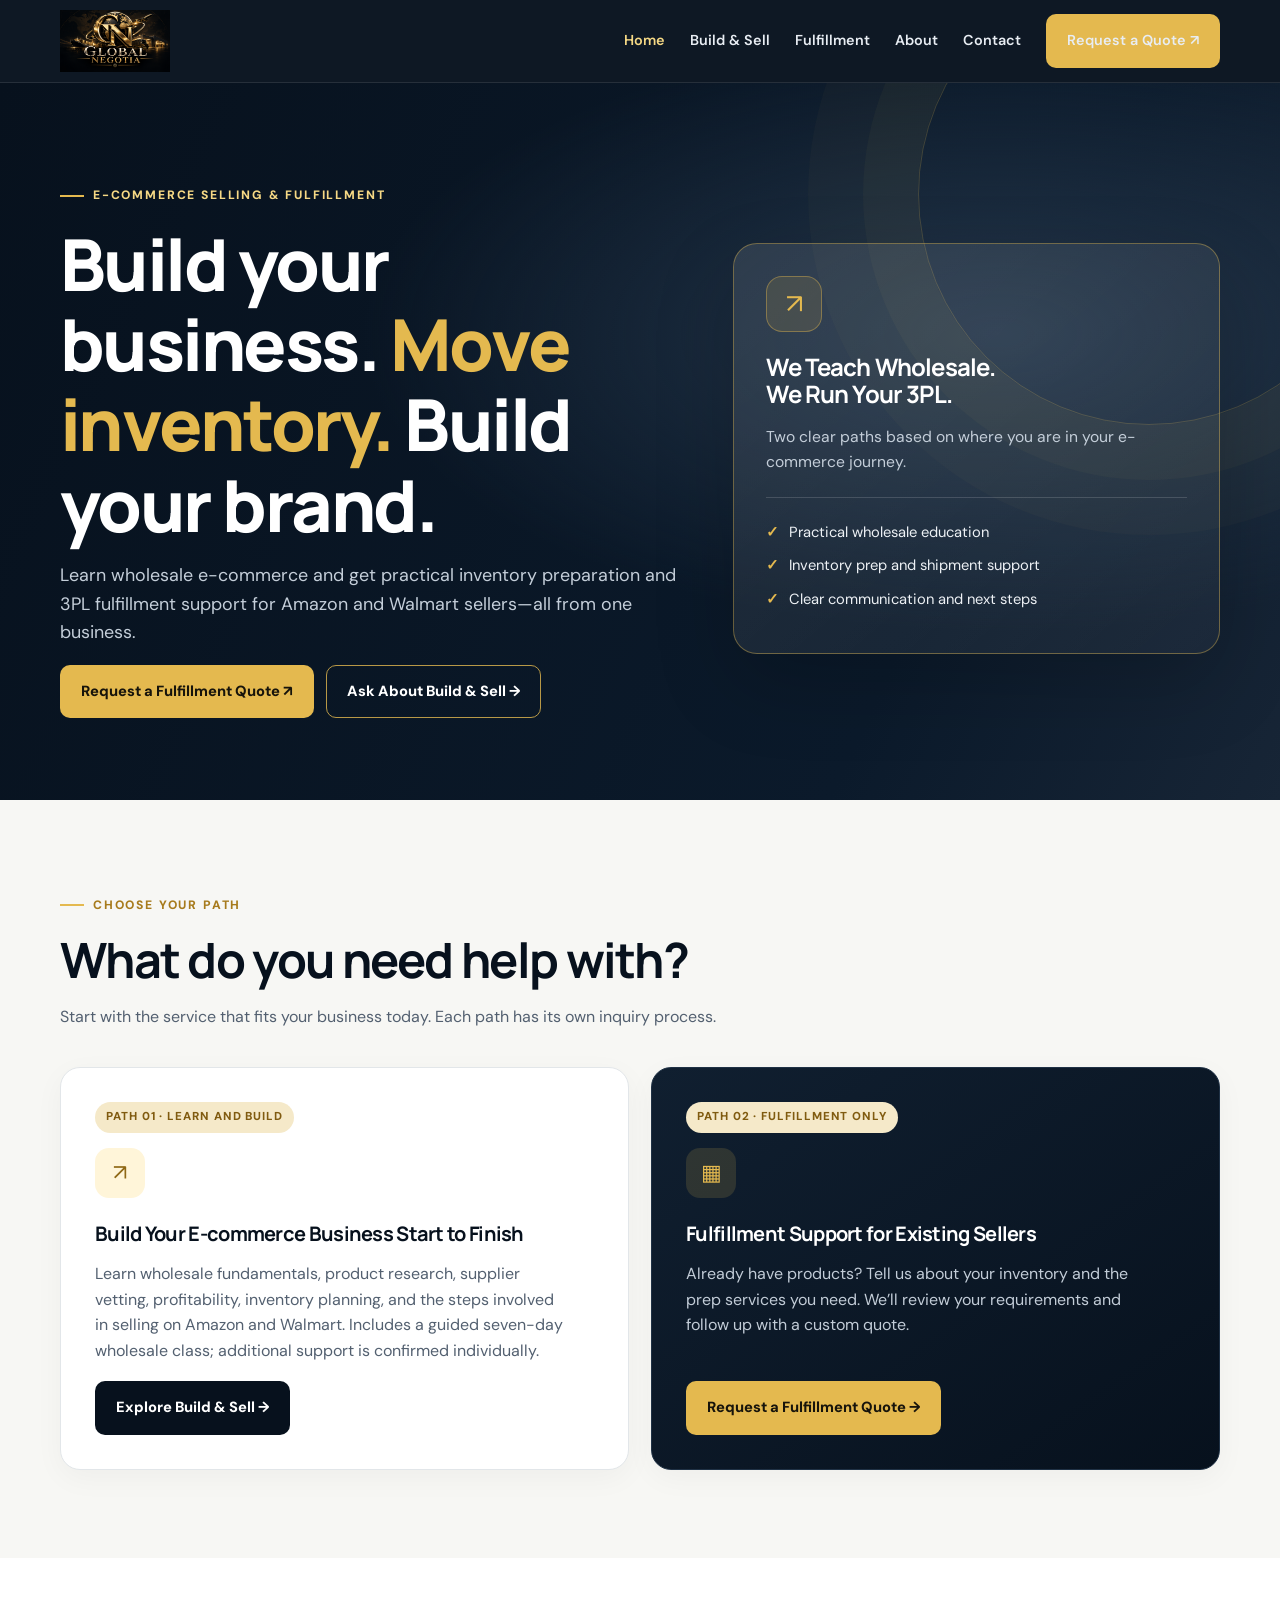
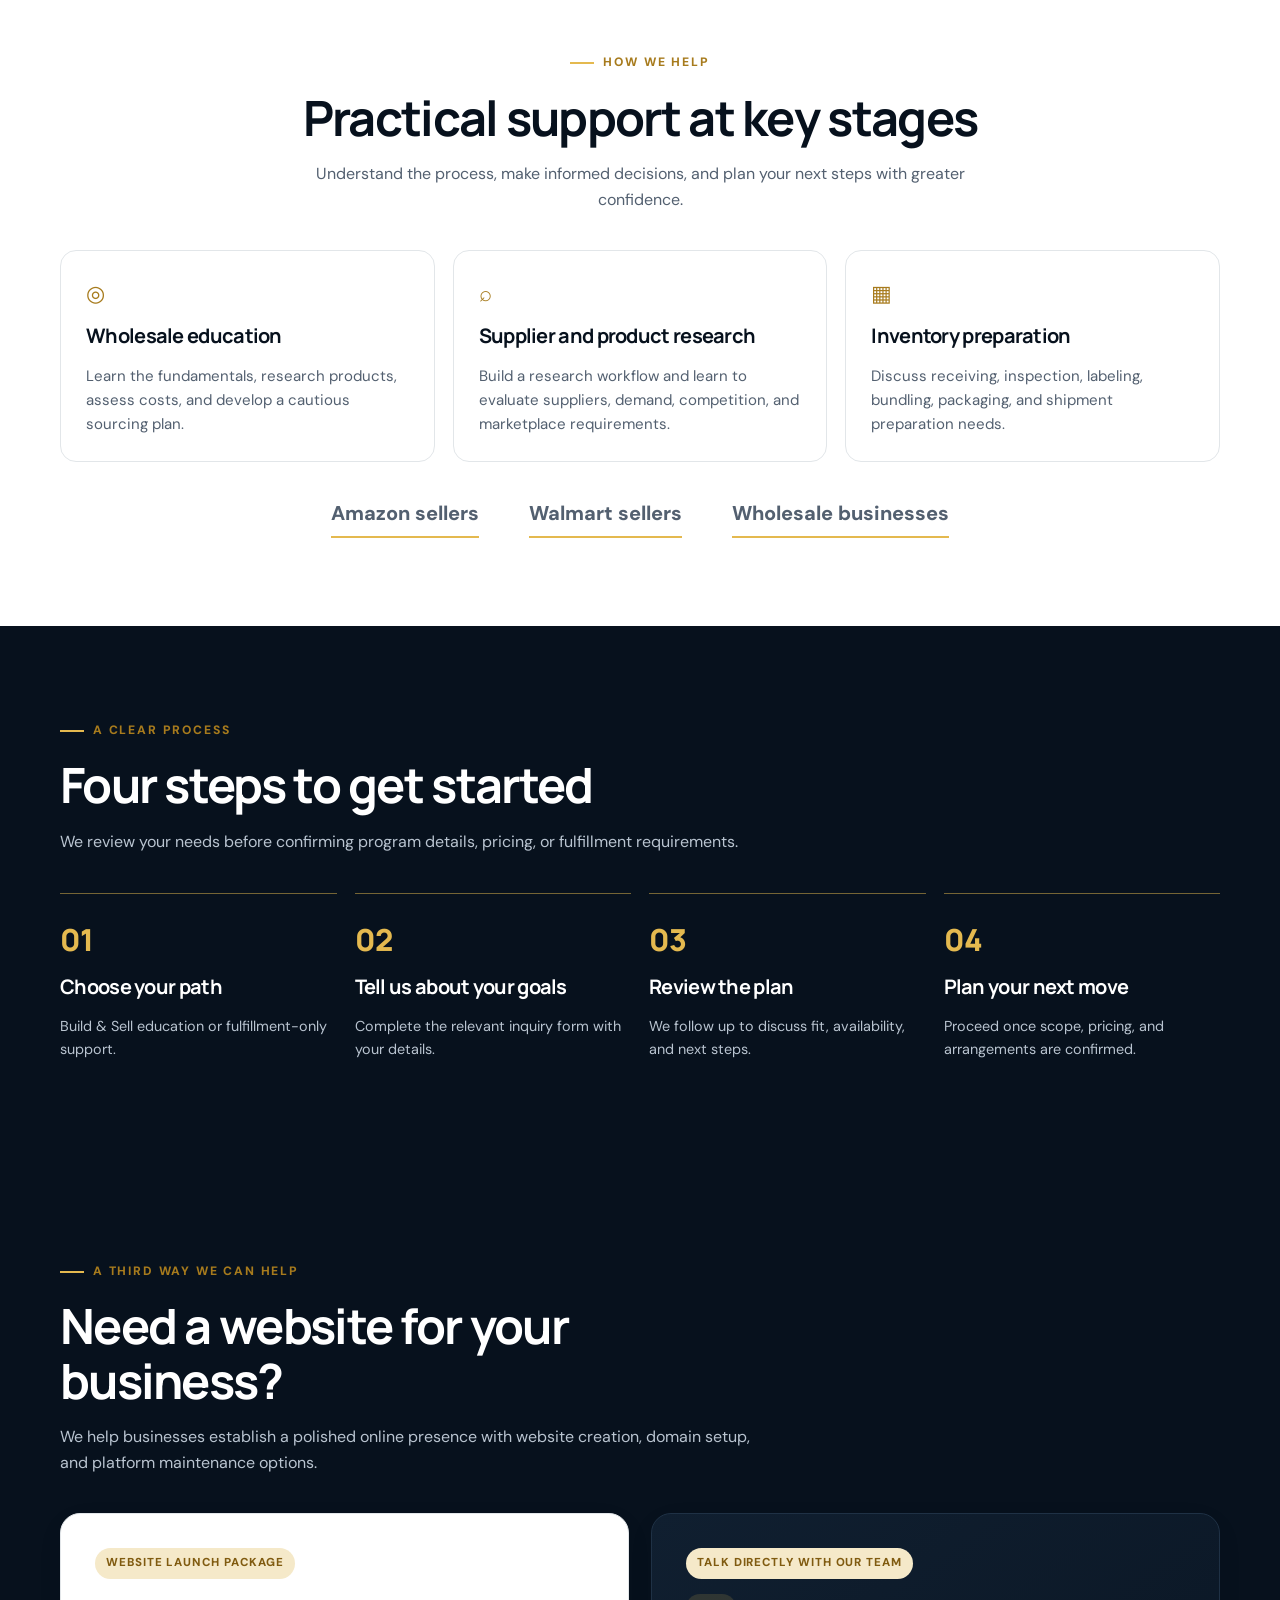
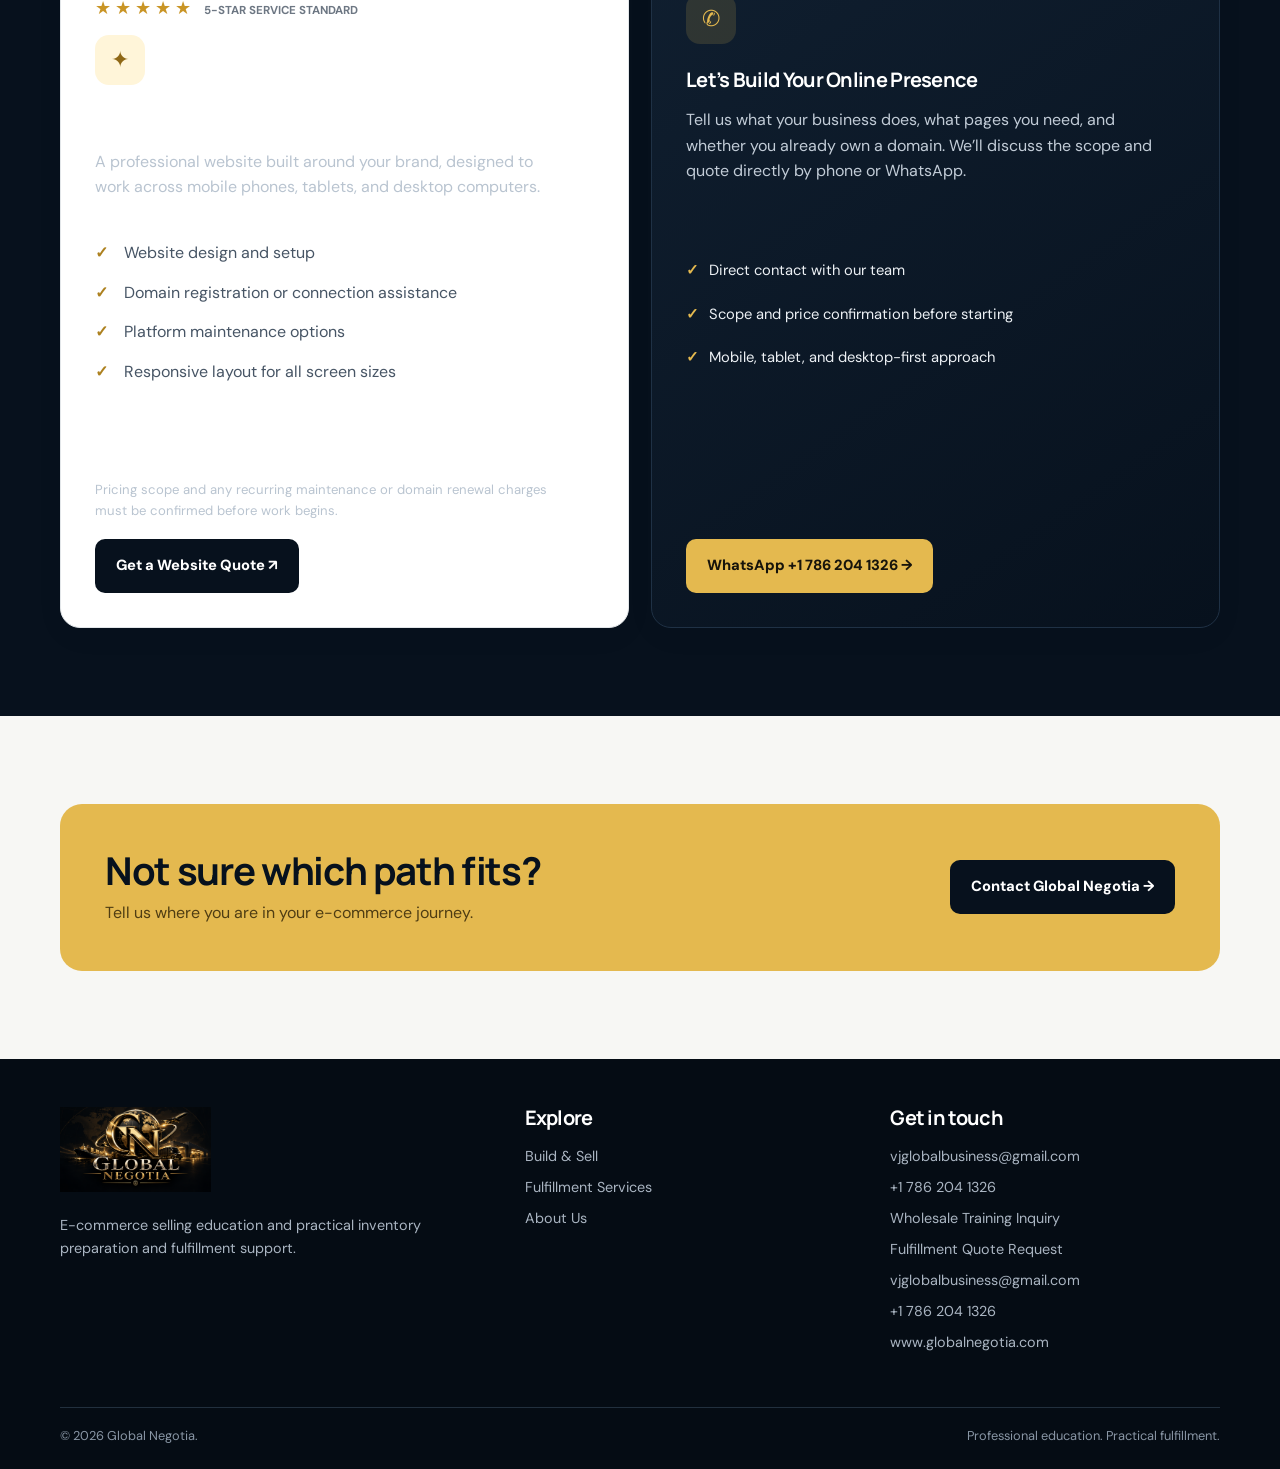
<file: index.html>
<!doctype html>
<html lang="en"><head><meta charset="utf-8"><meta name="viewport" content="width=device-width,initial-scale=1"><meta name="theme-color" content="#07111d"><meta name="description" content="Global Negotia offers wholesale e-commerce education and practical inventory preparation and 3PL fulfillment support for Amazon and Walmart sellers."><title>Global Negotia | E-commerce Selling & Fulfillment</title><link rel="icon" href="/favicon.svg" type="image/svg+xml"><link rel="stylesheet" href="/styles.css"><script defer src="/app.js"></script></head>
<body><header class="site-header"><div class="container nav"><a class="brand" href="/" aria-label="Global Negotia home"><img src="/global-negotia-logo.png" alt="Global Negotia"></a><button class="menu-toggle" aria-label="Open navigation" aria-expanded="false">☰</button><nav class="nav-links" aria-label="Main navigation"><a class="active" href="/">Home</a><a href="/build-sell.html">Build & Sell</a><a href="/fulfillment.html">Fulfillment</a><a href="/about.html">About</a><a href="/contact.html">Contact</a><a class="btn btn-gold nav-cta" href="/contact.html#fulfillment-form">Request a Quote ↗</a></nav></div></header>
<main><section class="hero"><div class="container hero-grid"><div><div class="eyebrow">E-commerce selling & fulfillment</div><h1>Build your business. <span>Move inventory.</span> Build your brand.</h1><p>Learn wholesale e-commerce and get practical inventory preparation and 3PL fulfillment support for Amazon and Walmart sellers—all from one business.</p><div class="btn-row"><a class="btn btn-gold" href="/contact.html#fulfillment-form">Request a Fulfillment Quote ↗</a><a class="btn btn-outline" href="/build-sell.html">Ask About Build & Sell →</a></div></div><aside class="promise-card"><div class="promise-icon">↗</div><h3>We Teach Wholesale.<br>We Run Your 3PL.</h3><p>Two clear paths based on where you are in your e-commerce journey.</p><div class="promise-rule"></div><div class="promise-line"><span class="check">✓</span> Practical wholesale education</div><div class="promise-line"><span class="check">✓</span> Inventory prep and shipment support</div><div class="promise-line"><span class="check">✓</span> Clear communication and next steps</div></aside></div></section>
<section class="section"><div class="container"><div class="section-heading"><div class="eyebrow">Choose your path</div><h2>What do you need help with?</h2><p>Start with the service that fits your business today. Each path has its own inquiry process.</p></div><div class="paths"><article class="path-card"><span class="tag">Path 01 · Learn and build</span><div class="card-icon">↗</div><h3>Build Your E-commerce Business Start to Finish</h3><p>Learn wholesale fundamentals, product research, supplier vetting, profitability, inventory planning, and the steps involved in selling on Amazon and Walmart. Includes a guided seven-day wholesale class; additional support is confirmed individually.</p><a class="btn btn-dark" href="/build-sell.html">Explore Build & Sell →</a></article><article class="path-card dark"><span class="tag">Path 02 · Fulfillment only</span><div class="card-icon">▦</div><h3>Fulfillment Support for Existing Sellers</h3><p>Already have products? Tell us about your inventory and the prep services you need. We’ll review your requirements and follow up with a custom quote.</p><a class="btn btn-gold" href="/contact.html#fulfillment-form">Request a Fulfillment Quote →</a></article></div></div></section>
<section class="section section-white"><div class="container"><div class="section-heading center"><div class="eyebrow">How we help</div><h2>Practical support at key stages</h2><p>Understand the process, make informed decisions, and plan your next steps with greater confidence.</p></div><div class="features"><article class="feature"><div class="mini-icon">◎</div><h3>Wholesale education</h3><p>Learn the fundamentals, research products, assess costs, and develop a cautious sourcing plan.</p></article><article class="feature"><div class="mini-icon">⌕</div><h3>Supplier and product research</h3><p>Build a research workflow and learn to evaluate suppliers, demand, competition, and marketplace requirements.</p></article><article class="feature"><div class="mini-icon">▦</div><h3>Inventory preparation</h3><p>Discuss receiving, inspection, labeling, bundling, packaging, and shipment preparation needs.</p></article></div><div class="marketplace-row"><span>Amazon sellers</span><span>Walmart sellers</span><span>Wholesale businesses</span></div></div></section>
<section class="section section-dark"><div class="container"><div class="section-heading"><div class="eyebrow">A clear process</div><h2>Four steps to get started</h2><p>We review your needs before confirming program details, pricing, or fulfillment requirements.</p></div><div class="steps"><div class="step"><h3>Choose your path</h3><p>Build & Sell education or fulfillment-only support.</p></div><div class="step"><h3>Tell us about your goals</h3><p>Complete the relevant inquiry form with your details.</p></div><div class="step"><h3>Review the plan</h3><p>We follow up to discuss fit, availability, and next steps.</p></div><div class="step"><h3>Plan your next move</h3><p>Proceed once scope, pricing, and arrangements are confirmed.</p></div></div></div></section>
<section class="section section-dark"><div class="container"><div class="section-heading"><div class="eyebrow">A third way we can help</div><h2>Need a website for your business?</h2><p>We help businesses establish a polished online presence with website creation, domain setup, and platform maintenance options.</p></div><div class="paths"><article class="path-card"><span class="tag">Website launch package</span><div aria-label="Five-star service standard" style="color:#c99526;letter-spacing:4px;font-size:1.15rem;margin-bottom:12px">★★★★★ <span style="letter-spacing:0;font-size:.72rem;color:#6d7783;font-weight:700">5-STAR SERVICE STANDARD</span></div><div class="card-icon">✦</div><h3>Website Creation</h3><p>A professional website built around your brand, designed to work across mobile phones, tablets, and desktop computers.</p><ul class="list-check"><li>Website design and setup</li><li>Domain registration or connection assistance</li><li>Platform maintenance options</li><li>Responsive layout for all screen sizes</li></ul><div style="font-size:1.45rem;font-weight:800;margin:6px 0 16px">$285 + $70</div><p class="small-print">Pricing scope and any recurring maintenance or domain renewal charges must be confirmed before work begins.</p><a class="btn btn-dark" href="https://wa.me/17862041326?text=Hi%20Global%20Negotia%2C%20I%27m%20interested%20in%20the%20website%20creation%20package%20priced%20at%20%24285%20%2B%20%2470." target="_blank" rel="noopener">Get a Website Quote ↗</a></article><article class="path-card dark"><span class="tag">Talk directly with our team</span><div class="card-icon">✆</div><h3>Let’s Build Your Online Presence</h3><p>Tell us what your business does, what pages you need, and whether you already own a domain. We’ll discuss the scope and quote directly by phone or WhatsApp.</p><div class="promise-rule"></div><div class="promise-line"><span class="check">✓</span> Direct contact with our team</div><div class="promise-line"><span class="check">✓</span> Scope and price confirmation before starting</div><div class="promise-line"><span class="check">✓</span> Mobile, tablet, and desktop-first approach</div><a class="btn btn-gold" href="https://wa.me/17862041326?text=Hi%20Global%20Negotia%2C%20I%27d%20like%20to%20request%20a%20website%20creation%20quote." target="_blank" rel="noopener">WhatsApp +1 786 204 1326 →</a></article></div></div></section><section class="section"><div class="container"><div class="cta-band"><div><h2>Not sure which path fits?</h2><p>Tell us where you are in your e-commerce journey.</p></div><a class="btn btn-dark" href="/contact.html">Contact Global Negotia →</a></div></div></section></main>
<footer class="site-footer"><div class="container"><div class="footer-grid"><div><img class="footer-logo" src="/global-negotia-logo.png" alt="Global Negotia"><p>E-commerce selling education and practical inventory preparation and fulfillment support.</p></div><div><h3>Explore</h3><a href="/build-sell.html">Build & Sell</a><a href="/fulfillment.html">Fulfillment Services</a><a href="/about.html">About Us</a></div><div><h3>Get in touch</h3><a href="mailto:vjglobalbusiness@gmail.com">vjglobalbusiness@gmail.com</a><a href="tel:+17862041326">+1 786 204 1326</a><a href="/contact.html#training-form">Wholesale Training Inquiry</a><a href="/contact.html#fulfillment-form">Fulfillment Quote Request</a><p class="small-print"><a href="mailto:vjglobalbusiness@gmail.com">vjglobalbusiness@gmail.com</a><a href="tel:+17862041326">+1 786 204 1326</a><a href="https://www.globalnegotia.com">www.globalnegotia.com</a></p></div></div><div class="footer-bottom"><span>© <span data-year>2026</span> Global Negotia.</span><span>Professional education. Practical fulfillment.</span></div></div></footer><script>document.querySelectorAll('[data-year]').forEach(e=>e.textContent=new Date().getFullYear())</script></body></html>
</file>
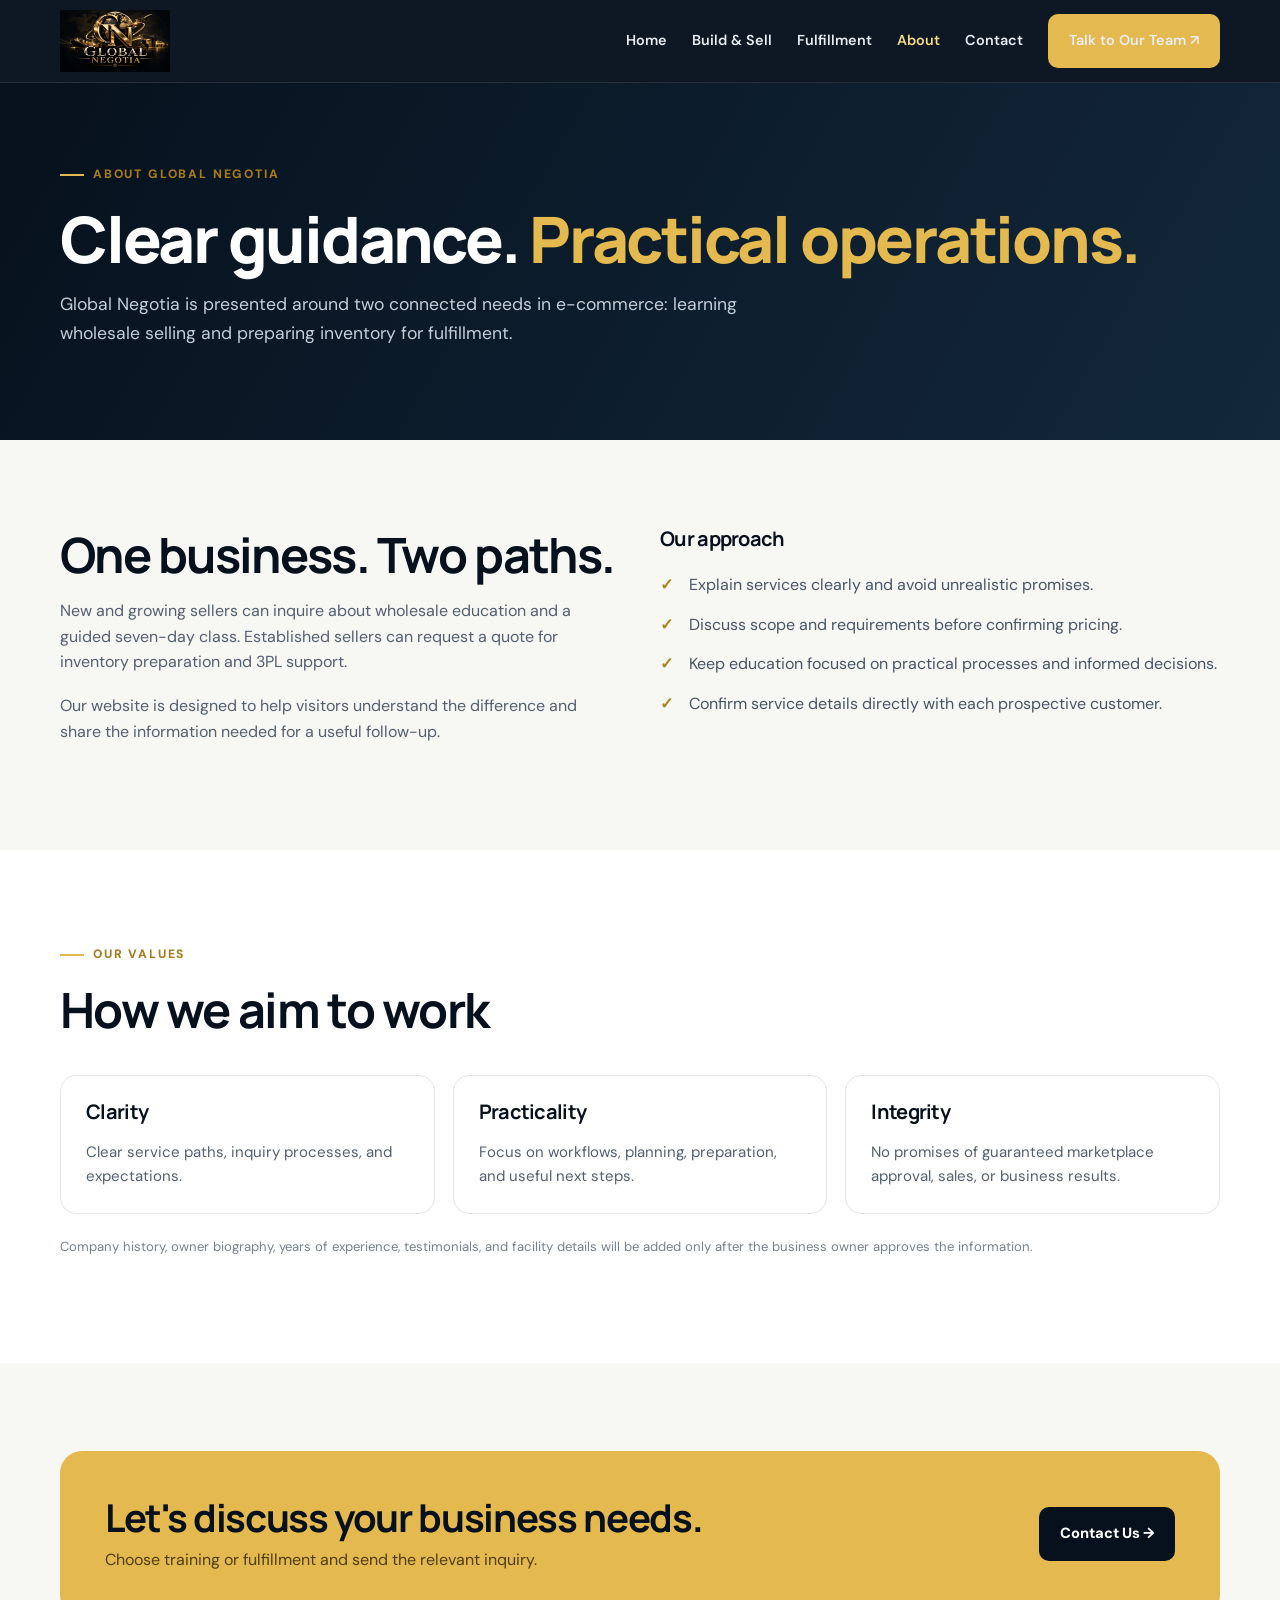
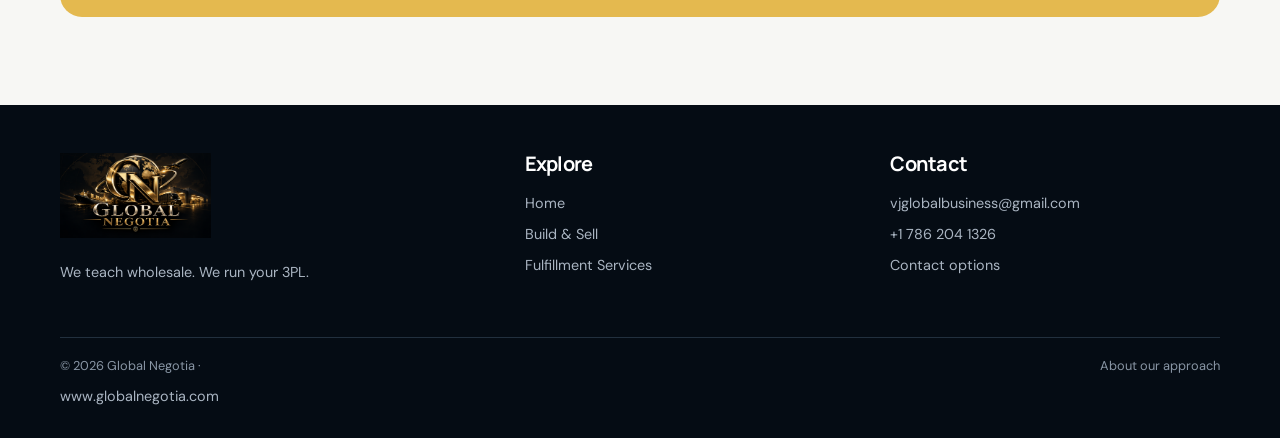
<file: about.html>
<!doctype html><html lang="en"><head><meta charset="utf-8"><meta name="viewport" content="width=device-width,initial-scale=1"><meta name="description" content="Learn about Global Negotia and its approach to wholesale e-commerce education and fulfillment support."><title>About | Global Negotia</title><link rel="icon" href="/favicon.svg" type="image/svg+xml"><link rel="stylesheet" href="/styles.css"><script defer src="/app.js"></script></head><body><header class="site-header"><div class="container nav"><a class="brand" href="/"><img src="/global-negotia-logo.png" alt="Global Negotia"></a><button class="menu-toggle" aria-label="Open navigation" aria-expanded="false">☰</button><nav class="nav-links"><a href="/">Home</a><a href="/build-sell.html">Build & Sell</a><a href="/fulfillment.html">Fulfillment</a><a class="active" href="/about.html">About</a><a href="/contact.html">Contact</a><a class="btn btn-gold nav-cta" href="/contact.html">Talk to Our Team ↗</a></nav></div></header><main><section class="page-hero"><div class="container"><div class="eyebrow">About Global Negotia</div><h1>Clear guidance. <span style="color:var(--gold)">Practical operations.</span></h1><p>Global Negotia is presented around two connected needs in e-commerce: learning wholesale selling and preparing inventory for fulfillment.</p></div></section><section class="section"><div class="container content-grid"><div><h2>One business. Two paths.</h2><p>New and growing sellers can inquire about wholesale education and a guided seven-day class. Established sellers can request a quote for inventory preparation and 3PL support.</p><p>Our website is designed to help visitors understand the difference and share the information needed for a useful follow-up.</p></div><div><h3>Our approach</h3><ul class="list-check"><li>Explain services clearly and avoid unrealistic promises.</li><li>Discuss scope and requirements before confirming pricing.</li><li>Keep education focused on practical processes and informed decisions.</li><li>Confirm service details directly with each prospective customer.</li></ul></div></div></section><section class="section section-white"><div class="container"><div class="section-heading"><div class="eyebrow">Our values</div><h2>How we aim to work</h2></div><div class="about-values"><article class="value-card"><h3>Clarity</h3><p>Clear service paths, inquiry processes, and expectations.</p></article><article class="value-card"><h3>Practicality</h3><p>Focus on workflows, planning, preparation, and useful next steps.</p></article><article class="value-card"><h3>Integrity</h3><p>No promises of guaranteed marketplace approval, sales, or business results.</p></article></div><p class="small-print" style="margin-top:22px">Company history, owner biography, years of experience, testimonials, and facility details will be added only after the business owner approves the information.</p></div></section><section class="section"><div class="container"><div class="cta-band"><div><h2>Let's discuss your business needs.</h2><p>Choose training or fulfillment and send the relevant inquiry.</p></div><a class="btn btn-dark" href="/contact.html">Contact Us →</a></div></div></section></main><footer class="site-footer"><div class="container"><div class="footer-grid"><div><img class="footer-logo" src="/global-negotia-logo.png" alt="Global Negotia"><p>We teach wholesale. We run your 3PL.</p></div><div><h3>Explore</h3><a href="/">Home</a><a href="/build-sell.html">Build & Sell</a><a href="/fulfillment.html">Fulfillment Services</a></div><div><h3>Contact</h3><a href="mailto:vjglobalbusiness@gmail.com">vjglobalbusiness@gmail.com</a><a href="tel:+17862041326">+1 786 204 1326</a><a href="/contact.html">Contact options</a></div></div><div class="footer-bottom"><span>© <span data-year>2026</span> Global Negotia · <a href="https://www.globalnegotia.com">www.globalnegotia.com</a></span><span>About our approach</span></div></div></footer></body></html>
</file>
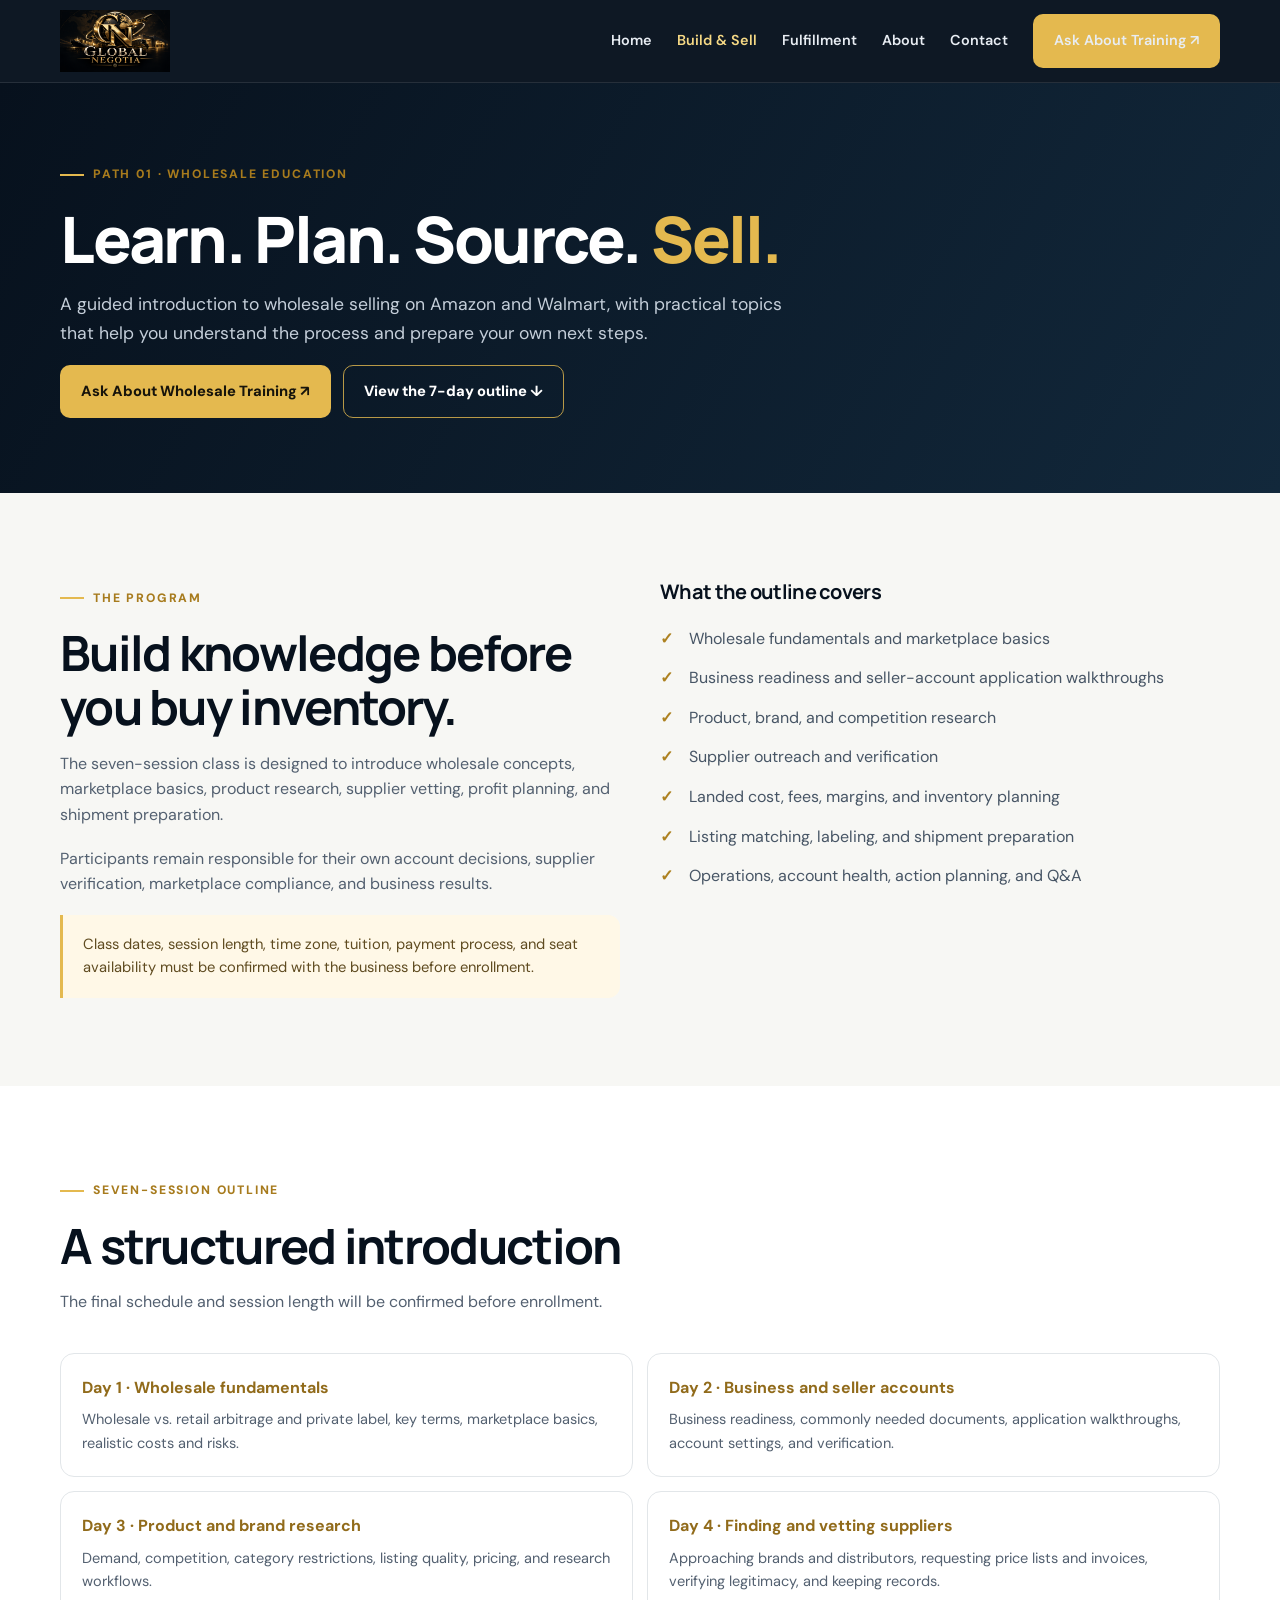
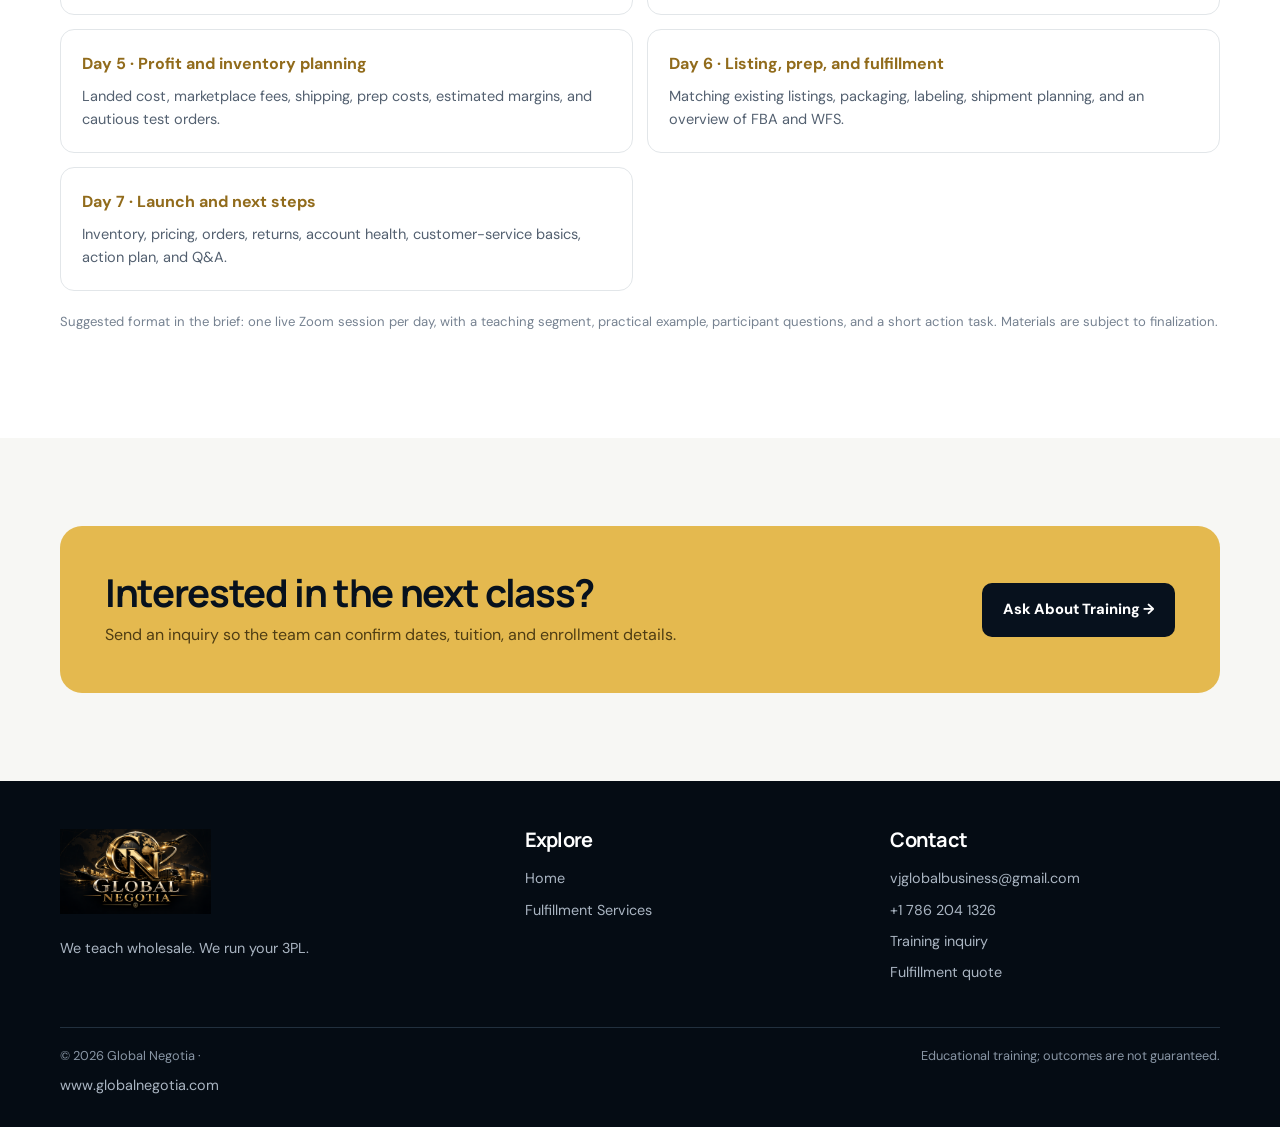
<file: build-sell.html>
<!doctype html><html lang="en"><head><meta charset="utf-8"><meta name="viewport" content="width=device-width,initial-scale=1"><meta name="description" content="Explore Global Negotia's guided seven-day wholesale education program for Amazon and Walmart sellers."><title>Build & Sell | Global Negotia</title><link rel="icon" href="/favicon.svg" type="image/svg+xml"><link rel="stylesheet" href="/styles.css"><script defer src="/app.js"></script></head><body><header class="site-header"><div class="container nav"><a class="brand" href="/"><img src="/global-negotia-logo.png" alt="Global Negotia"></a><button class="menu-toggle" aria-label="Open navigation" aria-expanded="false">☰</button><nav class="nav-links"><a href="/">Home</a><a class="active" href="/build-sell.html">Build & Sell</a><a href="/fulfillment.html">Fulfillment</a><a href="/about.html">About</a><a href="/contact.html">Contact</a><a class="btn btn-gold nav-cta" href="/contact.html#training-form">Ask About Training ↗</a></nav></div></header><main><section class="page-hero"><div class="container"><div class="eyebrow">Path 01 · Wholesale education</div><h1>Learn. Plan. Source. <span style="color:var(--gold)">Sell.</span></h1><p>A guided introduction to wholesale selling on Amazon and Walmart, with practical topics that help you understand the process and prepare your own next steps.</p><div class="btn-row"><a class="btn btn-gold" href="/contact.html#training-form">Ask About Wholesale Training ↗</a><a class="btn btn-outline" href="#curriculum">View the 7-day outline ↓</a></div></div></section><section class="section"><div class="container content-grid"><div><div class="eyebrow">The program</div><h2>Build knowledge before you buy inventory.</h2><p>The seven-session class is designed to introduce wholesale concepts, marketplace basics, product research, supplier vetting, profit planning, and shipment preparation.</p><p>Participants remain responsible for their own account decisions, supplier verification, marketplace compliance, and business results.</p><div class="notice">Class dates, session length, time zone, tuition, payment process, and seat availability must be confirmed with the business before enrollment.</div></div><div><h3>What the outline covers</h3><ul class="list-check"><li>Wholesale fundamentals and marketplace basics</li><li>Business readiness and seller-account application walkthroughs</li><li>Product, brand, and competition research</li><li>Supplier outreach and verification</li><li>Landed cost, fees, margins, and inventory planning</li><li>Listing matching, labeling, and shipment preparation</li><li>Operations, account health, action planning, and Q&A</li></ul></div></div></section><section id="curriculum" class="section section-white"><div class="container"><div class="section-heading"><div class="eyebrow">Seven-session outline</div><h2>A structured introduction</h2><p>The final schedule and session length will be confirmed before enrollment.</p></div><div class="day-list"><article class="day"><strong>Day 1 · Wholesale fundamentals</strong><p>Wholesale vs. retail arbitrage and private label, key terms, marketplace basics, realistic costs and risks.</p></article><article class="day"><strong>Day 2 · Business and seller accounts</strong><p>Business readiness, commonly needed documents, application walkthroughs, account settings, and verification.</p></article><article class="day"><strong>Day 3 · Product and brand research</strong><p>Demand, competition, category restrictions, listing quality, pricing, and research workflows.</p></article><article class="day"><strong>Day 4 · Finding and vetting suppliers</strong><p>Approaching brands and distributors, requesting price lists and invoices, verifying legitimacy, and keeping records.</p></article><article class="day"><strong>Day 5 · Profit and inventory planning</strong><p>Landed cost, marketplace fees, shipping, prep costs, estimated margins, and cautious test orders.</p></article><article class="day"><strong>Day 6 · Listing, prep, and fulfillment</strong><p>Matching existing listings, packaging, labeling, shipment planning, and an overview of FBA and WFS.</p></article><article class="day"><strong>Day 7 · Launch and next steps</strong><p>Inventory, pricing, orders, returns, account health, customer-service basics, action plan, and Q&A.</p></article></div><p class="small-print" style="margin-top:20px">Suggested format in the brief: one live Zoom session per day, with a teaching segment, practical example, participant questions, and a short action task. Materials are subject to finalization.</p></div></section><section class="section"><div class="container"><div class="cta-band"><div><h2>Interested in the next class?</h2><p>Send an inquiry so the team can confirm dates, tuition, and enrollment details.</p></div><a class="btn btn-dark" href="/contact.html#training-form">Ask About Training →</a></div></div></section></main><footer class="site-footer"><div class="container"><div class="footer-grid"><div><img class="footer-logo" src="/global-negotia-logo.png" alt="Global Negotia"><p>We teach wholesale. We run your 3PL.</p></div><div><h3>Explore</h3><a href="/">Home</a><a href="/fulfillment.html">Fulfillment Services</a></div><div><h3>Contact</h3><a href="mailto:vjglobalbusiness@gmail.com">vjglobalbusiness@gmail.com</a><a href="tel:+17862041326">+1 786 204 1326</a><a href="/contact.html#training-form">Training inquiry</a><a href="/contact.html#fulfillment-form">Fulfillment quote</a></div></div><div class="footer-bottom"><span>© <span data-year>2026</span> Global Negotia · <a href="https://www.globalnegotia.com">www.globalnegotia.com</a></span><span>Educational training; outcomes are not guaranteed.</span></div></div></footer></body></html>
</file>
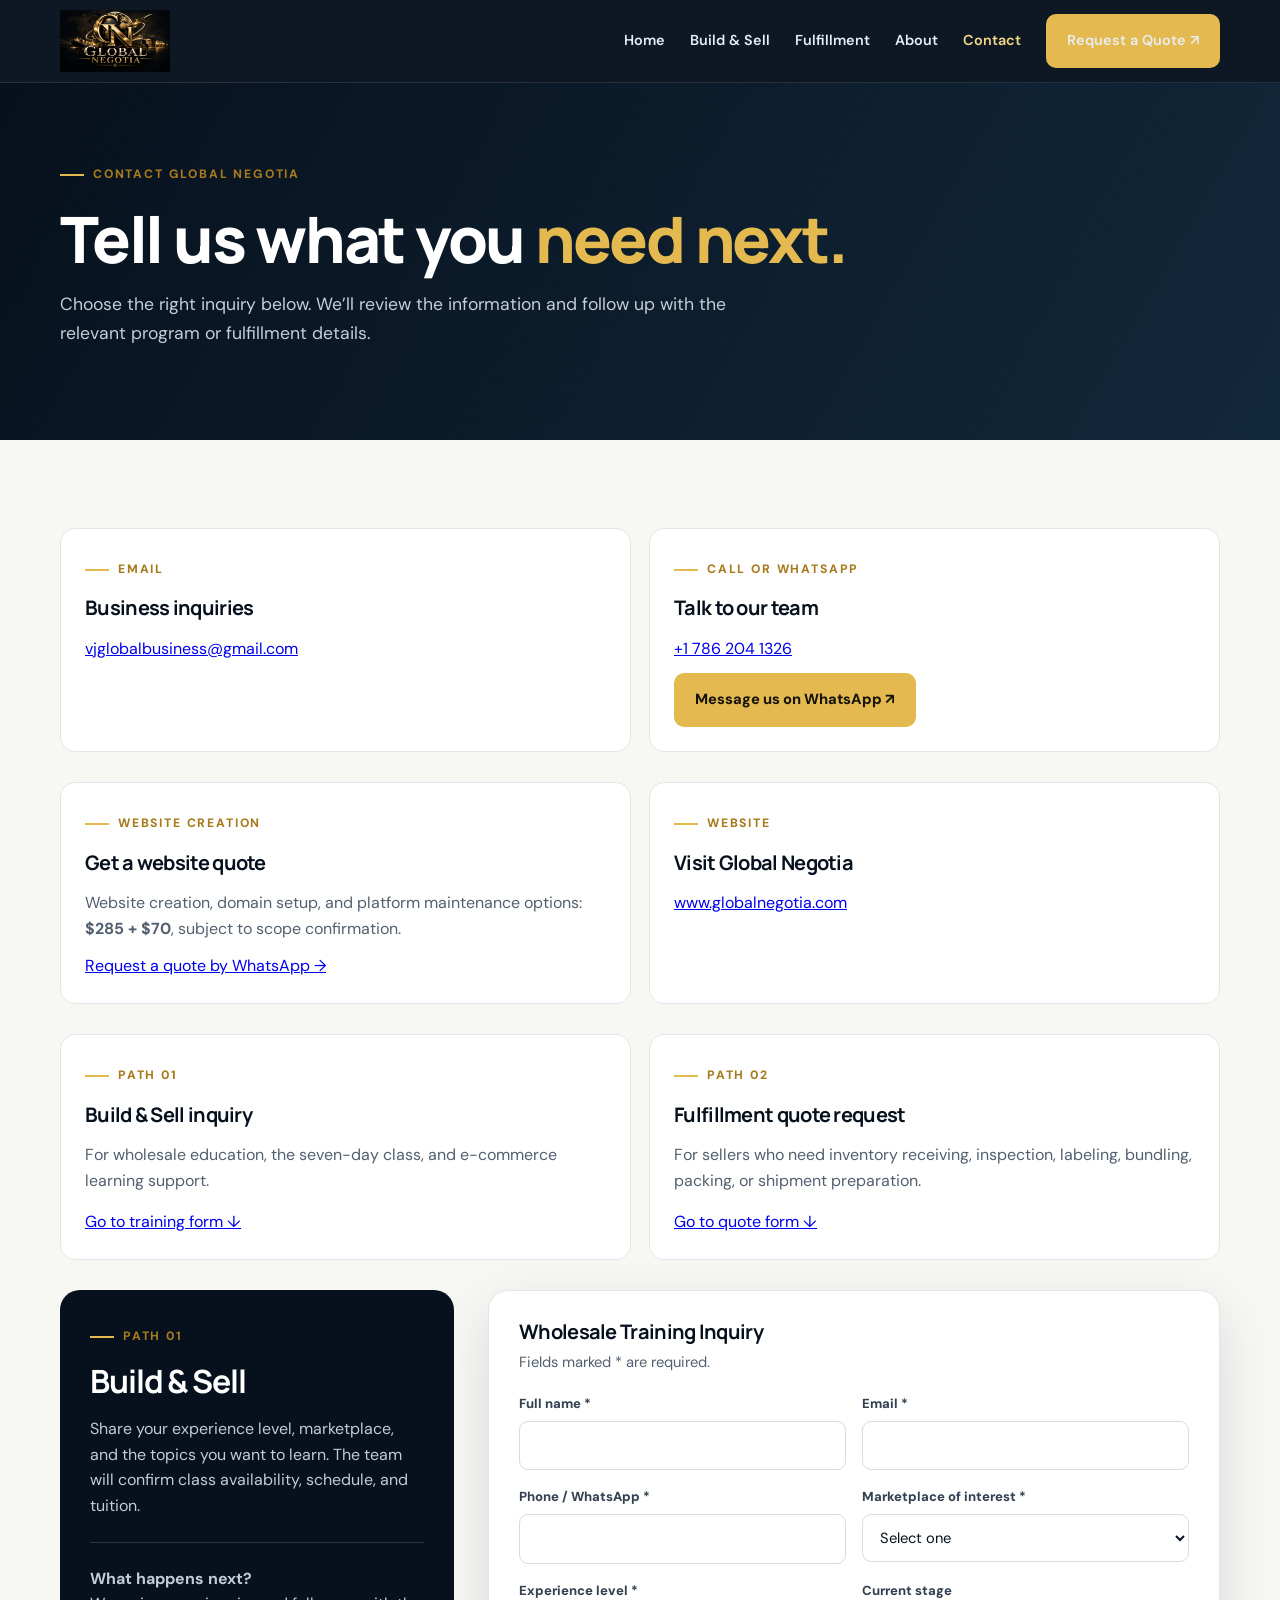
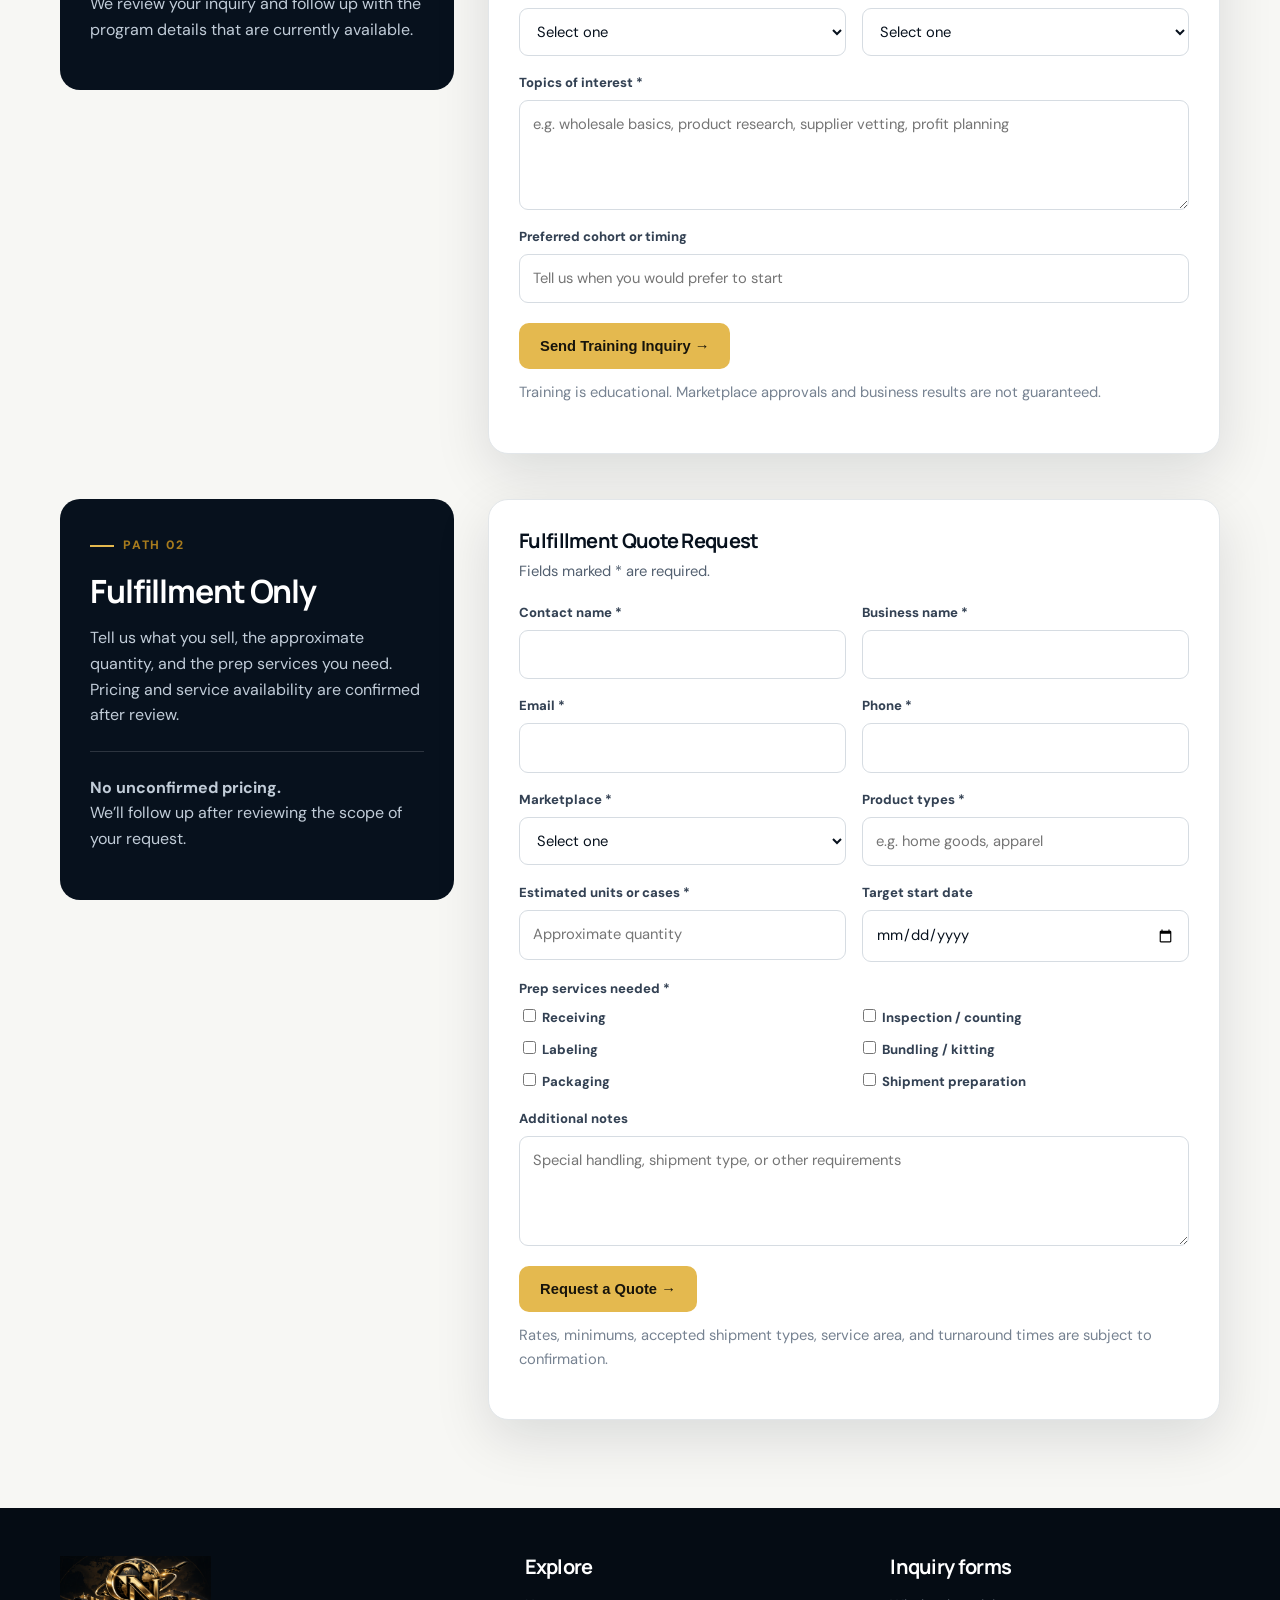
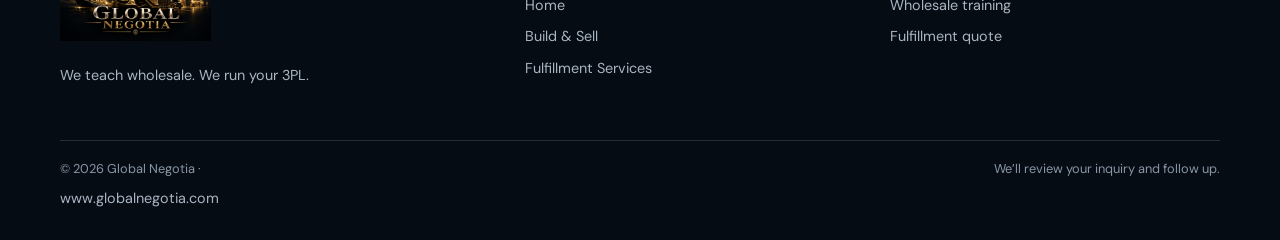
<file: contact.html>
<!doctype html><html lang="en"><head><meta charset="utf-8"><meta name="viewport" content="width=device-width,initial-scale=1"><meta name="description" content="Contact Global Negotia about wholesale training or a fulfillment quote."><title>Contact | Global Negotia</title><link rel="icon" href="/favicon.svg" type="image/svg+xml"><link rel="stylesheet" href="/styles.css"><script defer src="/app.js"></script></head><body><header class="site-header"><div class="container nav"><a class="brand" href="/"><img src="/global-negotia-logo.png" alt="Global Negotia"></a><button class="menu-toggle" aria-label="Open navigation" aria-expanded="false">☰</button><nav class="nav-links"><a href="/">Home</a><a href="/build-sell.html">Build & Sell</a><a href="/fulfillment.html">Fulfillment</a><a href="/about.html">About</a><a class="active" href="/contact.html">Contact</a><a class="btn btn-gold nav-cta" href="#fulfillment-form">Request a Quote ↗</a></nav></div></header><main><section class="page-hero"><div class="container"><div class="eyebrow">Contact Global Negotia</div><h1>Tell us what you <span style="color:var(--gold)">need next.</span></h1><p>Choose the right inquiry below. We’ll review the information and follow up with the relevant program or fulfillment details.</p></div></section><section class="section"><div class="container"><div class="contact-cards"><article class="contact-card"><div class="eyebrow">Email</div><h3>Business inquiries</h3><p><a href="mailto:vjglobalbusiness@gmail.com">vjglobalbusiness@gmail.com</a></p></article><article class="contact-card"><div class="eyebrow">Call or WhatsApp</div><h3>Talk to our team</h3><p><a href="tel:+17862041326">+1 786 204 1326</a></p><p style="margin-top:12px"><a class="btn btn-gold" href="https://wa.me/17862041326" target="_blank" rel="noopener">Message us on WhatsApp ↗</a></p></article></div><div class="contact-cards"><article class="contact-card"><div class="eyebrow">Website creation</div><h3>Get a website quote</h3><p>Website creation, domain setup, and platform maintenance options: <strong>$285 + $70</strong>, subject to scope confirmation.</p><p style="margin-top:12px"><a href="https://wa.me/17862041326?text=Hi%20Global%20Negotia%2C%20I%27d%20like%20a%20website%20creation%20quote." target="_blank" rel="noopener">Request a quote by WhatsApp →</a></p></article><article class="contact-card"><div class="eyebrow">Website</div><h3>Visit Global Negotia</h3><p><a href="https://www.globalnegotia.com">www.globalnegotia.com</a></p></article></div><div class="contact-cards"><article class="contact-card"><div class="eyebrow">Path 01</div><h3>Build & Sell inquiry</h3><p>For wholesale education, the seven-day class, and e-commerce learning support.</p><p style="margin-top:16px"><a href="#training-form">Go to training form ↓</a></p></article><article class="contact-card"><div class="eyebrow">Path 02</div><h3>Fulfillment quote request</h3><p>For sellers who need inventory receiving, inspection, labeling, bundling, packing, or shipment preparation.</p><p style="margin-top:16px"><a href="#fulfillment-form">Go to quote form ↓</a></p></article></div><div class="form-wrap" id="training-form"><aside class="form-intro"><div class="eyebrow">Path 01</div><h2 style="font-size:2rem">Build & Sell</h2><p>Share your experience level, marketplace, and the topics you want to learn. The team will confirm class availability, schedule, and tuition.</p><div class="promise-rule"></div><p><strong>What happens next?</strong><br>We review your inquiry and follow up with the program details that are currently available.</p></aside><form class="form-card" data-inquiry-form><h3>Wholesale Training Inquiry</h3><p>Fields marked * are required.</p><input type="hidden" name="formType" value="training"><label class="hp">Leave this field empty<input name="website" tabindex="-1" autocomplete="off"></label><div class="form-grid"><div class="field"><label for="t-name">Full name *</label><input id="t-name" name="name" required autocomplete="name"></div><div class="field"><label for="t-email">Email *</label><input id="t-email" type="email" name="email" required autocomplete="email"></div><div class="field"><label for="t-phone">Phone / WhatsApp *</label><input id="t-phone" name="phone" required autocomplete="tel"></div><div class="field"><label for="t-market">Marketplace of interest *</label><select id="t-market" name="marketplace" required><option value="">Select one</option><option>Amazon</option><option>Walmart</option><option>Both Amazon and Walmart</option><option>Not sure yet</option></select></div><div class="field"><label for="t-level">Experience level *</label><select id="t-level" name="experience" required><option value="">Select one</option><option>Beginner</option><option>Some experience</option><option>Currently selling</option></select></div><div class="field"><label for="t-stage">Current stage</label><select id="t-stage" name="stage"><option value="">Select one</option><option>Just researching</option><option>Preparing a business</option><option>Setting up a seller account</option><option>Researching products and suppliers</option><option>Already selling</option></select></div><div class="field full"><label for="t-topics">Topics of interest *</label><textarea id="t-topics" name="topics" required placeholder="e.g. wholesale basics, product research, supplier vetting, profit planning"></textarea></div><div class="field full"><label for="t-cohort">Preferred cohort or timing</label><input id="t-cohort" name="preferredCohort" placeholder="Tell us when you would prefer to start"></div></div><button class="btn btn-gold" type="submit" style="margin-top:20px">Send Training Inquiry →</button><div class="form-status" role="status" aria-live="polite"></div><p class="small-print" style="margin-top:12px">Training is educational. Marketplace approvals and business results are not guaranteed.</p></form></div>
<div class="form-wrap" id="fulfillment-form" style="margin-top:45px"><aside class="form-intro"><div class="eyebrow">Path 02</div><h2 style="font-size:2rem">Fulfillment Only</h2><p>Tell us what you sell, the approximate quantity, and the prep services you need. Pricing and service availability are confirmed after review.</p><div class="promise-rule"></div><p><strong>No unconfirmed pricing.</strong><br>We’ll follow up after reviewing the scope of your request.</p></aside><form class="form-card" data-inquiry-form><h3>Fulfillment Quote Request</h3><p>Fields marked * are required.</p><input type="hidden" name="formType" value="fulfillment"><label class="hp">Leave this field empty<input name="website" tabindex="-1" autocomplete="off"></label><div class="form-grid"><div class="field"><label for="f-name">Contact name *</label><input id="f-name" name="name" required autocomplete="name"></div><div class="field"><label for="f-business">Business name *</label><input id="f-business" name="business" required autocomplete="organization"></div><div class="field"><label for="f-email">Email *</label><input id="f-email" type="email" name="email" required autocomplete="email"></div><div class="field"><label for="f-phone">Phone *</label><input id="f-phone" name="phone" required autocomplete="tel"></div><div class="field"><label for="f-market">Marketplace *</label><select id="f-market" name="marketplace" required><option value="">Select one</option><option>Amazon</option><option>Walmart</option><option>Both Amazon and Walmart</option><option>Other</option></select></div><div class="field"><label for="f-products">Product types *</label><input id="f-products" name="products" required placeholder="e.g. home goods, apparel"></div><div class="field"><label for="f-quantity">Estimated units or cases *</label><input id="f-quantity" name="estimatedQuantity" required placeholder="Approximate quantity"></div><div class="field"><label for="f-date">Target start date</label><input id="f-date" type="date" name="targetStartDate"></div><div class="field full"><label>Prep services needed *</label><div style="display:grid;grid-template-columns:1fr 1fr;gap:10px"><label><input type="checkbox" name="prepServices" value="Receiving" style="width:auto"> Receiving</label><label><input type="checkbox" name="prepServices" value="Inspection and counting" style="width:auto"> Inspection / counting</label><label><input type="checkbox" name="prepServices" value="Labeling" style="width:auto"> Labeling</label><label><input type="checkbox" name="prepServices" value="Bundling and kitting" style="width:auto"> Bundling / kitting</label><label><input type="checkbox" name="prepServices" value="Packaging" style="width:auto"> Packaging</label><label><input type="checkbox" name="prepServices" value="Shipment preparation" style="width:auto"> Shipment preparation</label></div><input type="hidden" name="prepServicesNote" value=""></div><div class="field full"><label for="f-notes">Additional notes</label><textarea id="f-notes" name="notes" placeholder="Special handling, shipment type, or other requirements"></textarea></div></div><button class="btn btn-gold" type="submit" style="margin-top:20px">Request a Quote →</button><div class="form-status" role="status" aria-live="polite"></div><p class="small-print" style="margin-top:12px">Rates, minimums, accepted shipment types, service area, and turnaround times are subject to confirmation.</p></form></div></div></section></main><footer class="site-footer"><div class="container"><div class="footer-grid"><div><img class="footer-logo" src="/global-negotia-logo.png" alt="Global Negotia"><p>We teach wholesale. We run your 3PL.</p></div><div><h3>Explore</h3><a href="/">Home</a><a href="/build-sell.html">Build & Sell</a><a href="/fulfillment.html">Fulfillment Services</a></div><div><h3>Inquiry forms</h3><a href="#training-form">Wholesale training</a><a href="#fulfillment-form">Fulfillment quote</a></div></div><div class="footer-bottom"><span>© <span data-year>2026</span> Global Negotia · <a href="https://www.globalnegotia.com">www.globalnegotia.com</a></span><span>We’ll review your inquiry and follow up.</span></div></div></footer><script>document.querySelectorAll('[data-inquiry-form]').forEach(form=>form.addEventListener('submit',()=>{const checks=[...form.querySelectorAll('input[name="prepServices"]:checked')].map(x=>x.value);const hidden=form.querySelector('input[name="prepServicesNote"]');if(hidden)hidden.value=checks.join(', ')}));</script></body></html>
</file>
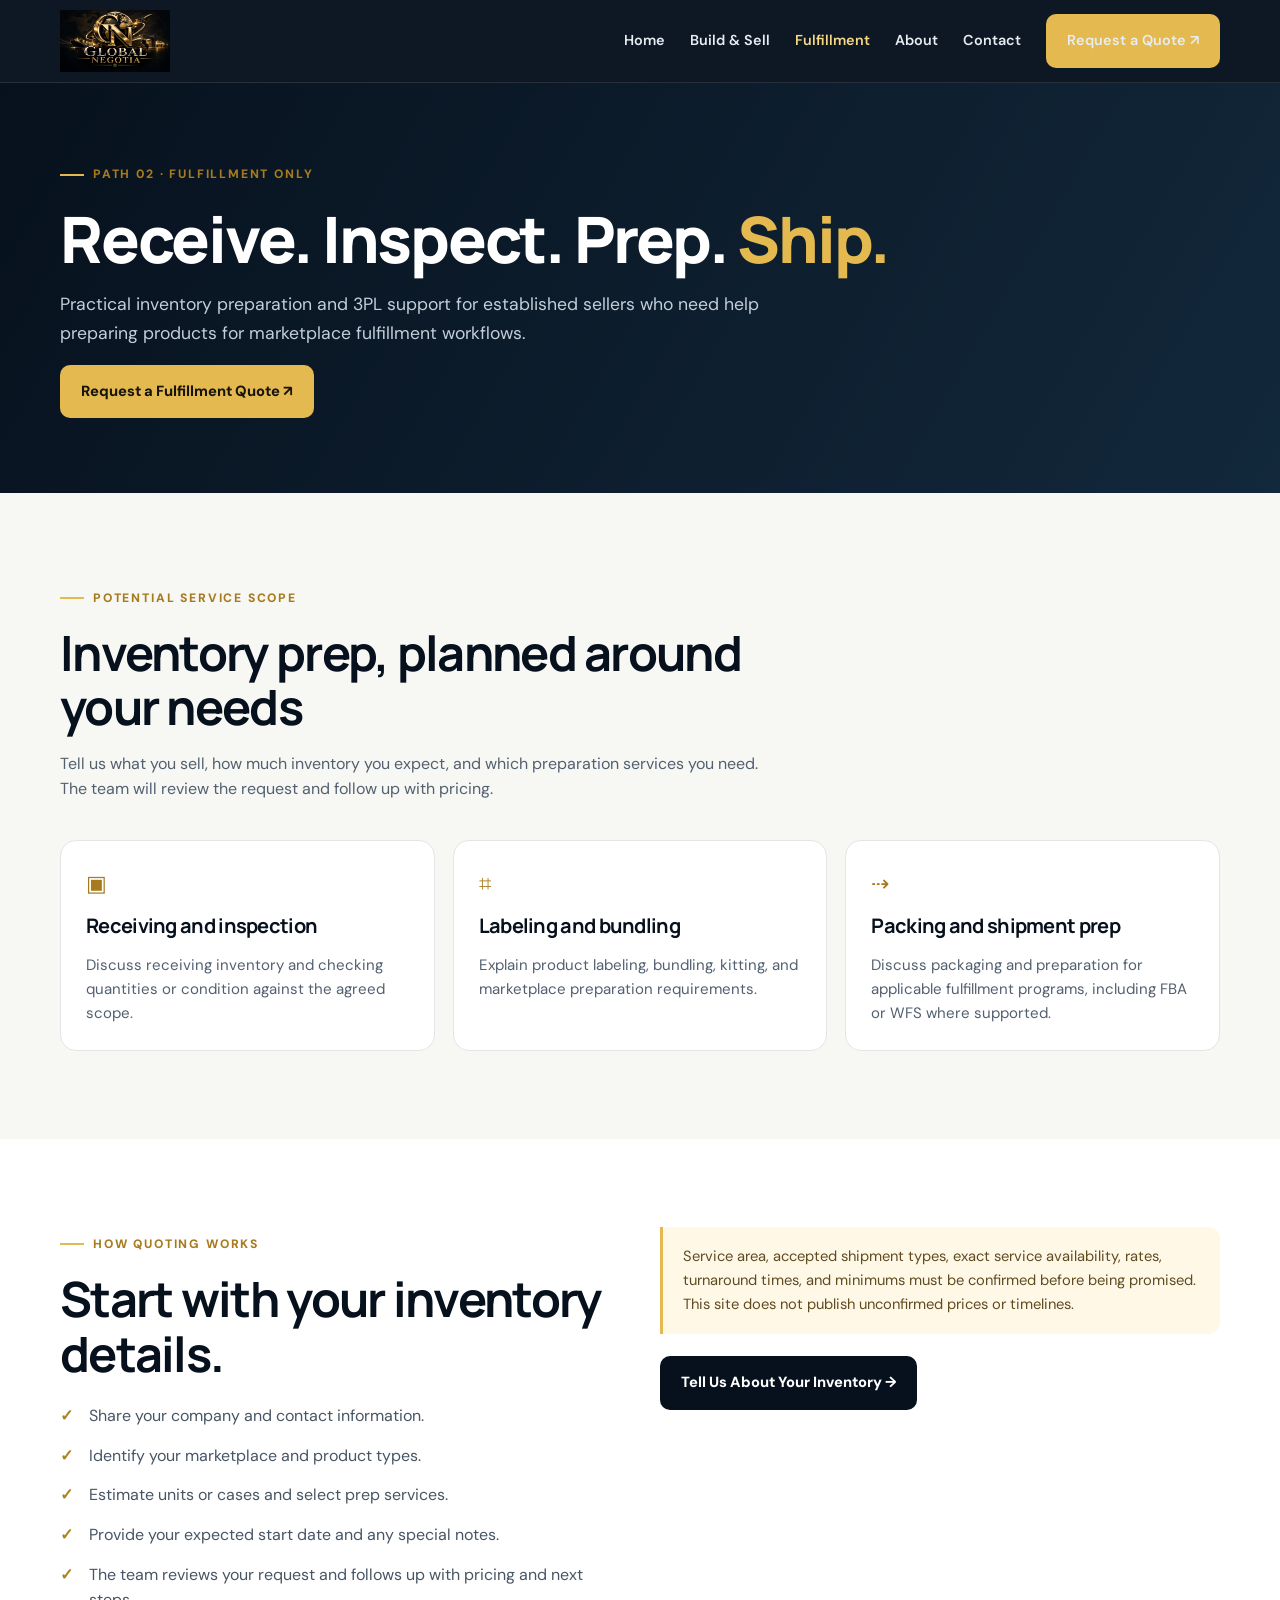
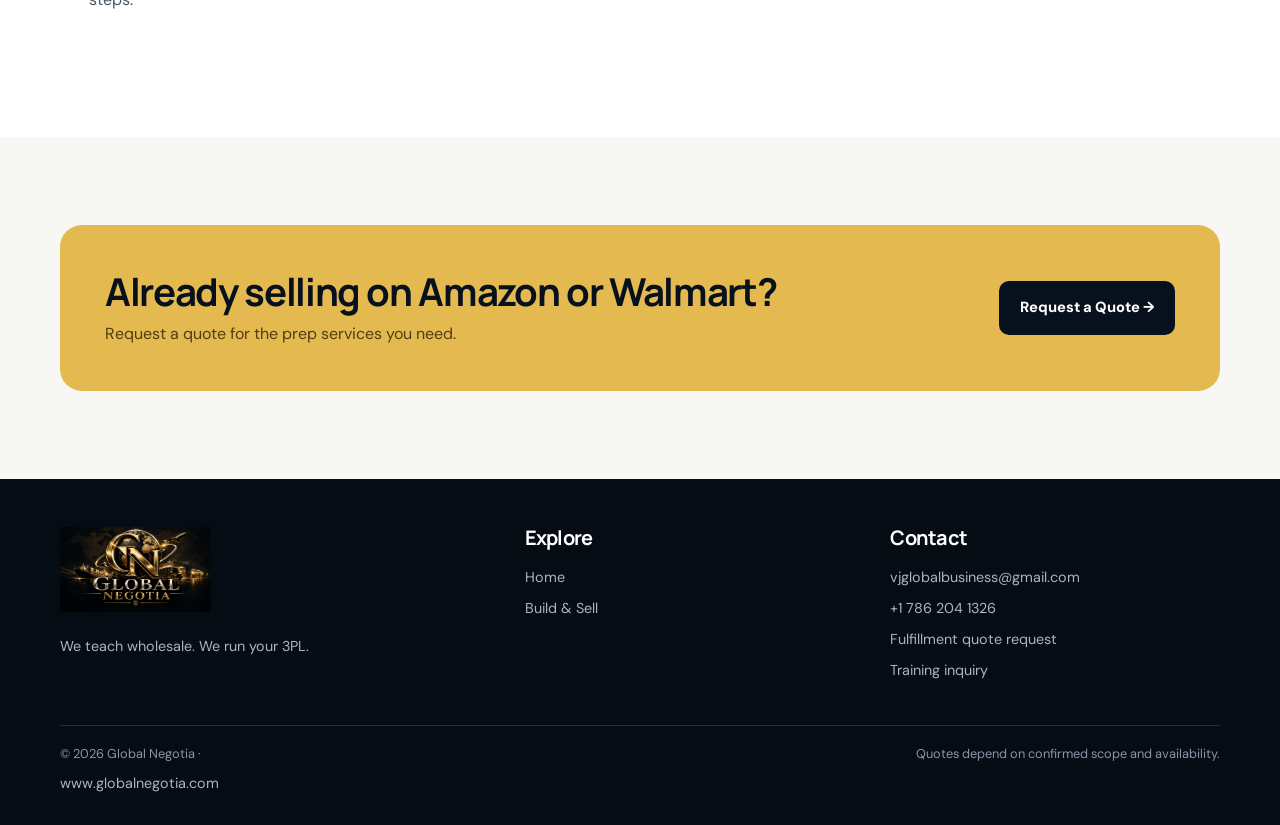
<file: fulfillment.html>
<!doctype html><html lang="en"><head><meta charset="utf-8"><meta name="viewport" content="width=device-width,initial-scale=1"><meta name="description" content="Request inventory preparation and 3PL fulfillment support from Global Negotia."><title>Fulfillment Services | Global Negotia</title><link rel="icon" href="/favicon.svg" type="image/svg+xml"><link rel="stylesheet" href="/styles.css"><script defer src="/app.js"></script></head><body><header class="site-header"><div class="container nav"><a class="brand" href="/"><img src="/global-negotia-logo.png" alt="Global Negotia"></a><button class="menu-toggle" aria-label="Open navigation" aria-expanded="false">☰</button><nav class="nav-links"><a href="/">Home</a><a href="/build-sell.html">Build & Sell</a><a class="active" href="/fulfillment.html">Fulfillment</a><a href="/about.html">About</a><a href="/contact.html">Contact</a><a class="btn btn-gold nav-cta" href="/contact.html#fulfillment-form">Request a Quote ↗</a></nav></div></header><main><section class="page-hero"><div class="container"><div class="eyebrow">Path 02 · Fulfillment only</div><h1>Receive. Inspect. Prep. <span style="color:var(--gold)">Ship.</span></h1><p>Practical inventory preparation and 3PL support for established sellers who need help preparing products for marketplace fulfillment workflows.</p><div class="btn-row"><a class="btn btn-gold" href="/contact.html#fulfillment-form">Request a Fulfillment Quote ↗</a></div></div></section><section class="section"><div class="container"><div class="section-heading"><div class="eyebrow">Potential service scope</div><h2>Inventory prep, planned around your needs</h2><p>Tell us what you sell, how much inventory you expect, and which preparation services you need. The team will review the request and follow up with pricing.</p></div><div class="features"><article class="feature"><div class="mini-icon">▣</div><h3>Receiving and inspection</h3><p>Discuss receiving inventory and checking quantities or condition against the agreed scope.</p></article><article class="feature"><div class="mini-icon">⌗</div><h3>Labeling and bundling</h3><p>Explain product labeling, bundling, kitting, and marketplace preparation requirements.</p></article><article class="feature"><div class="mini-icon">⇢</div><h3>Packing and shipment prep</h3><p>Discuss packaging and preparation for applicable fulfillment programs, including FBA or WFS where supported.</p></article></div></div></section><section class="section section-white"><div class="container content-grid"><div><div class="eyebrow">How quoting works</div><h2>Start with your inventory details.</h2><ul class="list-check"><li>Share your company and contact information.</li><li>Identify your marketplace and product types.</li><li>Estimate units or cases and select prep services.</li><li>Provide your expected start date and any special notes.</li><li>The team reviews your request and follows up with pricing and next steps.</li></ul></div><div><div class="notice">Service area, accepted shipment types, exact service availability, rates, turnaround times, and minimums must be confirmed before being promised. This site does not publish unconfirmed prices or timelines.</div><div style="margin-top:22px"><a class="btn btn-dark" href="/contact.html#fulfillment-form">Tell Us About Your Inventory →</a></div></div></div></section><section class="section"><div class="container"><div class="cta-band"><div><h2>Already selling on Amazon or Walmart?</h2><p>Request a quote for the prep services you need.</p></div><a class="btn btn-dark" href="/contact.html#fulfillment-form">Request a Quote →</a></div></div></section></main><footer class="site-footer"><div class="container"><div class="footer-grid"><div><img class="footer-logo" src="/global-negotia-logo.png" alt="Global Negotia"><p>We teach wholesale. We run your 3PL.</p></div><div><h3>Explore</h3><a href="/">Home</a><a href="/build-sell.html">Build & Sell</a></div><div><h3>Contact</h3><a href="mailto:vjglobalbusiness@gmail.com">vjglobalbusiness@gmail.com</a><a href="tel:+17862041326">+1 786 204 1326</a><a href="/contact.html#fulfillment-form">Fulfillment quote request</a><a href="/contact.html#training-form">Training inquiry</a></div></div><div class="footer-bottom"><span>© <span data-year>2026</span> Global Negotia · <a href="https://www.globalnegotia.com">www.globalnegotia.com</a></span><span>Quotes depend on confirmed scope and availability.</span></div></div></footer></body></html>
</file>
<file: styles.css>
@import url('https://fonts.googleapis.com/css2?family=DM+Sans:wght@400;500;600;700&family=Manrope:wght@400;500;600;700;800&display=swap');
:root{--ink:#07111d;--ink2:#0c1a2a;--gold:#e4b94f;--gold2:#f6d985;--paper:#f7f7f4;--muted:#687382;--line:#e2e6e9;--white:#fff;--radius:20px;--shadow:0 18px 55px rgba(7,17,29,.12)}
*{box-sizing:border-box}html{scroll-behavior:smooth}body{margin:0;font-family:"DM Sans",Arial,sans-serif;color:var(--ink);background:var(--paper);line-height:1.6}h1,h2,h3{font-family:Manrope,Arial,sans-serif;line-height:1.12;letter-spacing:-.035em;margin:0 0 16px}h1{font-size:clamp(2.6rem,5.6vw,5.25rem);font-weight:800}h2{font-size:clamp(2rem,3.8vw,3.4rem)}h3{font-size:1.25rem}p{margin:0 0 18px;color:#536070}.container{width:min(1160px,calc(100% - 40px));margin:auto}.eyebrow{display:inline-flex;align-items:center;gap:9px;color:#a77b1d;text-transform:uppercase;font-size:.76rem;font-weight:800;letter-spacing:.15em;margin-bottom:18px}.eyebrow:before{content:"";width:24px;height:2px;background:var(--gold)}.site-header{position:sticky;top:0;z-index:20;background:rgba(7,17,29,.97);border-bottom:1px solid rgba(255,255,255,.1);backdrop-filter:blur(14px)}.nav{min-height:82px;display:flex;align-items:center;justify-content:space-between;gap:28px}.brand img{width:230px;height:62px;object-fit:contain;object-position:left center;max-width:42vw;display:block}.nav-links{display:flex;align-items:center;gap:25px}.nav-links a{font-size:.9rem;color:#e8edf3;text-decoration:none;font-weight:600}.nav-links a:hover,.nav-links a.active{color:var(--gold2)}.menu-toggle{display:none;background:none;border:1px solid #526071;border-radius:10px;color:white;padding:9px 12px;font-size:1.1rem}.btn{display:inline-flex;align-items:center;justify-content:center;gap:10px;padding:14px 20px;border-radius:10px;text-decoration:none;font-weight:800;font-size:.92rem;border:1px solid transparent;cursor:pointer;transition:transform .2s,background .2s}.btn:hover{transform:translateY(-2px)}.btn-gold{background:var(--gold);color:#17140b}.btn-gold:hover{background:var(--gold2)}.btn-outline{border-color:rgba(228,185,79,.8);color:#fff;background:transparent}.btn-dark{background:var(--ink);color:#fff}.btn-row{display:flex;gap:12px;flex-wrap:wrap}.hero{position:relative;overflow:hidden;background:radial-gradient(ellipse at 78% 35%,#24364a 0%,transparent 45%),linear-gradient(115deg,#07111d,#0b1a2b 72%,#172536);color:white;padding:96px 0 82px}.hero:after{content:"";position:absolute;right:-100px;top:-120px;width:460px;height:460px;border:1px solid rgba(228,185,79,.22);border-radius:50%;box-shadow:0 0 0 55px rgba(228,185,79,.035),0 0 0 110px rgba(228,185,79,.025);pointer-events:none}.hero-grid{display:grid;grid-template-columns:1.12fr .88fr;align-items:center;gap:54px;position:relative;z-index:1}.hero h1{max-width:750px}.hero h1 span{color:var(--gold)}.hero p{font-size:1.12rem;max-width:620px;color:#c4ced9}.hero .eyebrow{color:var(--gold2)}.promise-card{border:1px solid rgba(228,185,79,.4);background:linear-gradient(140deg,rgba(255,255,255,.1),rgba(255,255,255,.035));border-radius:24px;padding:32px;box-shadow:0 30px 80px rgba(0,0,0,.18)}.promise-icon{width:56px;height:56px;display:grid;place-items:center;background:rgba(228,185,79,.13);border:1px solid rgba(228,185,79,.4);border-radius:16px;color:var(--gold);font-size:1.7rem;margin-bottom:22px}.promise-card h3{font-size:1.5rem;color:white}.promise-card p{font-size:.98rem}.promise-rule{height:1px;background:rgba(255,255,255,.15);margin:23px 0}.promise-line{display:flex;gap:10px;align-items:center;color:#edf1f5;font-size:.92rem;margin:10px 0}.check{color:var(--gold);font-weight:900}.section{padding:88px 0}.section-white{background:white}.section-dark{background:var(--ink);color:white}.section-dark p{color:#b9c4d0}.section-heading{max-width:700px;margin-bottom:38px}.section-heading.center{text-align:center;margin-left:auto;margin-right:auto}.section-heading.center .eyebrow{justify-content:center}.paths{display:grid;grid-template-columns:1fr 1fr;gap:22px}.path-card{position:relative;overflow:hidden;min-height:340px;border-radius:var(--radius);padding:34px;background:#fff;border:1px solid var(--line);box-shadow:0 8px 30px rgba(7,17,29,.04);display:flex;flex-direction:column;align-items:flex-start}.path-card.dark{background:linear-gradient(145deg,#101f30,#07111d);color:white;border-color:#1f3145}.path-card p{max-width:470px}.path-card.dark p{color:#c2ccd7}.card-icon{width:50px;height:50px;border-radius:14px;display:grid;place-items:center;background:#fff5d9;color:#8f6816;font-size:1.4rem;margin-bottom:25px}.dark .card-icon{background:rgba(228,185,79,.15);color:var(--gold)}.path-card .btn{margin-top:auto}.tag{display:inline-block;border-radius:999px;padding:6px 11px;background:#f5e9c9;color:#805b10;font-size:.72rem;font-weight:800;text-transform:uppercase;letter-spacing:.08em;margin-bottom:15px}.features{display:grid;grid-template-columns:repeat(3,1fr);gap:18px}.feature{padding:25px;border:1px solid var(--line);border-radius:16px;background:white}.feature .mini-icon{font-size:1.4rem;color:#a77b1d;margin-bottom:13px}.feature p{font-size:.94rem;margin-bottom:0}.steps{display:grid;grid-template-columns:repeat(4,1fr);gap:18px;counter-reset:step}.step{border-top:1px solid rgba(228,185,79,.5);padding-top:22px}.step:before{counter-increment:step;content:"0" counter(step);display:block;font-family:Manrope,sans-serif;font-weight:800;font-size:1.9rem;color:var(--gold);margin-bottom:12px}.step p{font-size:.9rem}.marketplace-row{display:flex;align-items:center;justify-content:center;gap:50px;flex-wrap:wrap;margin-top:35px;color:#536070;font-weight:800;font-size:1.25rem}.marketplace-row span{border-bottom:2px solid var(--gold);padding-bottom:7px}.page-hero{background:linear-gradient(120deg,#07111d,#12283b);color:white;padding:75px 0}.page-hero p{color:#c4ced9;max-width:730px;font-size:1.1rem}.page-hero h1{font-size:clamp(2.5rem,5vw,4.5rem)}.content-grid{display:grid;grid-template-columns:1fr 1fr;gap:40px;align-items:start}.list-check{list-style:none;margin:22px 0;padding:0}.list-check li{position:relative;padding:0 0 14px 29px;color:#475565}.list-check li:before{content:"✓";position:absolute;left:0;color:#ad811f;font-weight:900}.day-list{display:grid;grid-template-columns:1fr 1fr;gap:14px}.day{padding:21px;border:1px solid var(--line);border-radius:14px;background:white}.day strong{display:block;color:#916b1b;margin-bottom:8px}.day p{font-size:.91rem;margin:0}.notice{padding:18px 20px;border-left:3px solid var(--gold);background:#fff8e7;color:#5f4b20;border-radius:0 12px 12px 0;font-size:.92rem}.form-wrap{display:grid;grid-template-columns:.7fr 1.3fr;gap:34px;align-items:start}.form-intro{background:var(--ink);color:white;padding:30px;border-radius:20px}.form-intro p{color:#c1ccd8}.form-card{background:white;padding:30px;border-radius:20px;border:1px solid var(--line);box-shadow:var(--shadow)}.form-card h3{margin-bottom:8px}.form-card>p{font-size:.92rem}.form-grid{display:grid;grid-template-columns:1fr 1fr;gap:16px}.field{display:flex;flex-direction:column;gap:7px}.field.full{grid-column:1/-1}.field label{font-size:.82rem;font-weight:800;color:#334153}.field input,.field select,.field textarea{width:100%;padding:12px 13px;border:1px solid #d6dce2;border-radius:9px;background:#fff;color:var(--ink);font:inherit;font-size:.92rem}.field input:focus,.field select:focus,.field textarea:focus{outline:2px solid rgba(228,185,79,.5);border-color:#c49a35}.field textarea{min-height:110px;resize:vertical}.form-status{padding:13px 15px;border-radius:10px;margin-top:15px;font-size:.9rem;display:none}.form-status.show{display:block}.form-status.error{background:#fff0ed;color:#9e3020}.form-status.success{background:#eaf7ee;color:#17643a}.hp{position:absolute;left:-10000px;top:auto;width:1px;height:1px;overflow:hidden}.contact-cards{display:grid;grid-template-columns:1fr 1fr;gap:18px;margin-bottom:30px}.contact-card{padding:24px;border:1px solid var(--line);border-radius:15px;background:white}.contact-card p{margin-bottom:0}.about-values{display:grid;grid-template-columns:repeat(3,1fr);gap:18px}.value-card{padding:25px;background:#fff;border:1px solid var(--line);border-radius:16px}.value-card p{margin:0;font-size:.94rem}.cta-band{padding:45px;background:var(--gold);border-radius:22px;display:flex;align-items:center;justify-content:space-between;gap:25px}.cta-band h2{font-size:clamp(1.6rem,3vw,2.5rem);margin:0 0 8px}.cta-band p{margin:0;color:#4f3d13}.site-footer{background:#050c14;color:#fff;padding:48px 0 22px}.footer-grid{display:grid;grid-template-columns:1.3fr 1fr 1fr;gap:36px}.footer-logo{width:240px;height:85px;object-fit:contain;object-position:left center;max-width:100%;margin-bottom:15px}.site-footer p,.site-footer a{color:#aab5c2;font-size:.9rem}.site-footer a{display:block;text-decoration:none;margin:8px 0}.site-footer a:hover{color:var(--gold)}.footer-bottom{border-top:1px solid #22303e;margin-top:35px;padding-top:18px;display:flex;justify-content:space-between;gap:20px;color:#8996a5;font-size:.8rem}.small-print{font-size:.82rem;color:#768291}.mobile-only{display:none}
@media(max-width:900px){.nav-links{gap:14px}.nav-links a{font-size:.82rem}.nav .btn{padding:11px 13px}.hero-grid{grid-template-columns:1fr;gap:32px}.promise-card{max-width:600px}.features{grid-template-columns:1fr 1fr}.steps{grid-template-columns:1fr 1fr}.form-wrap{grid-template-columns:1fr}.footer-grid{grid-template-columns:1fr 1fr}.footer-grid>div:first-child{grid-column:1/-1}}
@media(max-width:680px){.container{width:min(100% - 30px,1160px)}.nav{min-height:72px;flex-wrap:wrap}.brand img{width:205px}.menu-toggle{display:block}.nav-links{display:none;width:100%;flex-direction:column;align-items:stretch;padding:0 0 16px;gap:0}.nav-links.open{display:flex}.nav-links a{padding:11px 4px;border-top:1px solid rgba(255,255,255,.09);font-size:.95rem}.nav-links .nav-cta{display:none}.hero{padding:65px 0 58px}.hero-grid{gap:30px}.hero h1{font-size:2.7rem}.hero p{font-size:1rem}.promise-card{padding:24px}.section{padding:62px 0}.paths,.content-grid,.day-list,.contact-cards,.about-values{grid-template-columns:1fr}.path-card{min-height:310px;padding:26px}.features{grid-template-columns:1fr}.steps{grid-template-columns:1fr 1fr;gap:22px}.form-card,.form-intro{padding:22px}.form-grid{grid-template-columns:1fr}.field.full{grid-column:auto}.cta-band{padding:28px;align-items:flex-start;flex-direction:column}.footer-grid{grid-template-columns:1fr}.footer-grid>div:first-child{grid-column:auto}.footer-bottom{flex-direction:column}.page-hero{padding:58px 0}.marketplace-row{gap:22px;font-size:1rem}}
</file>
